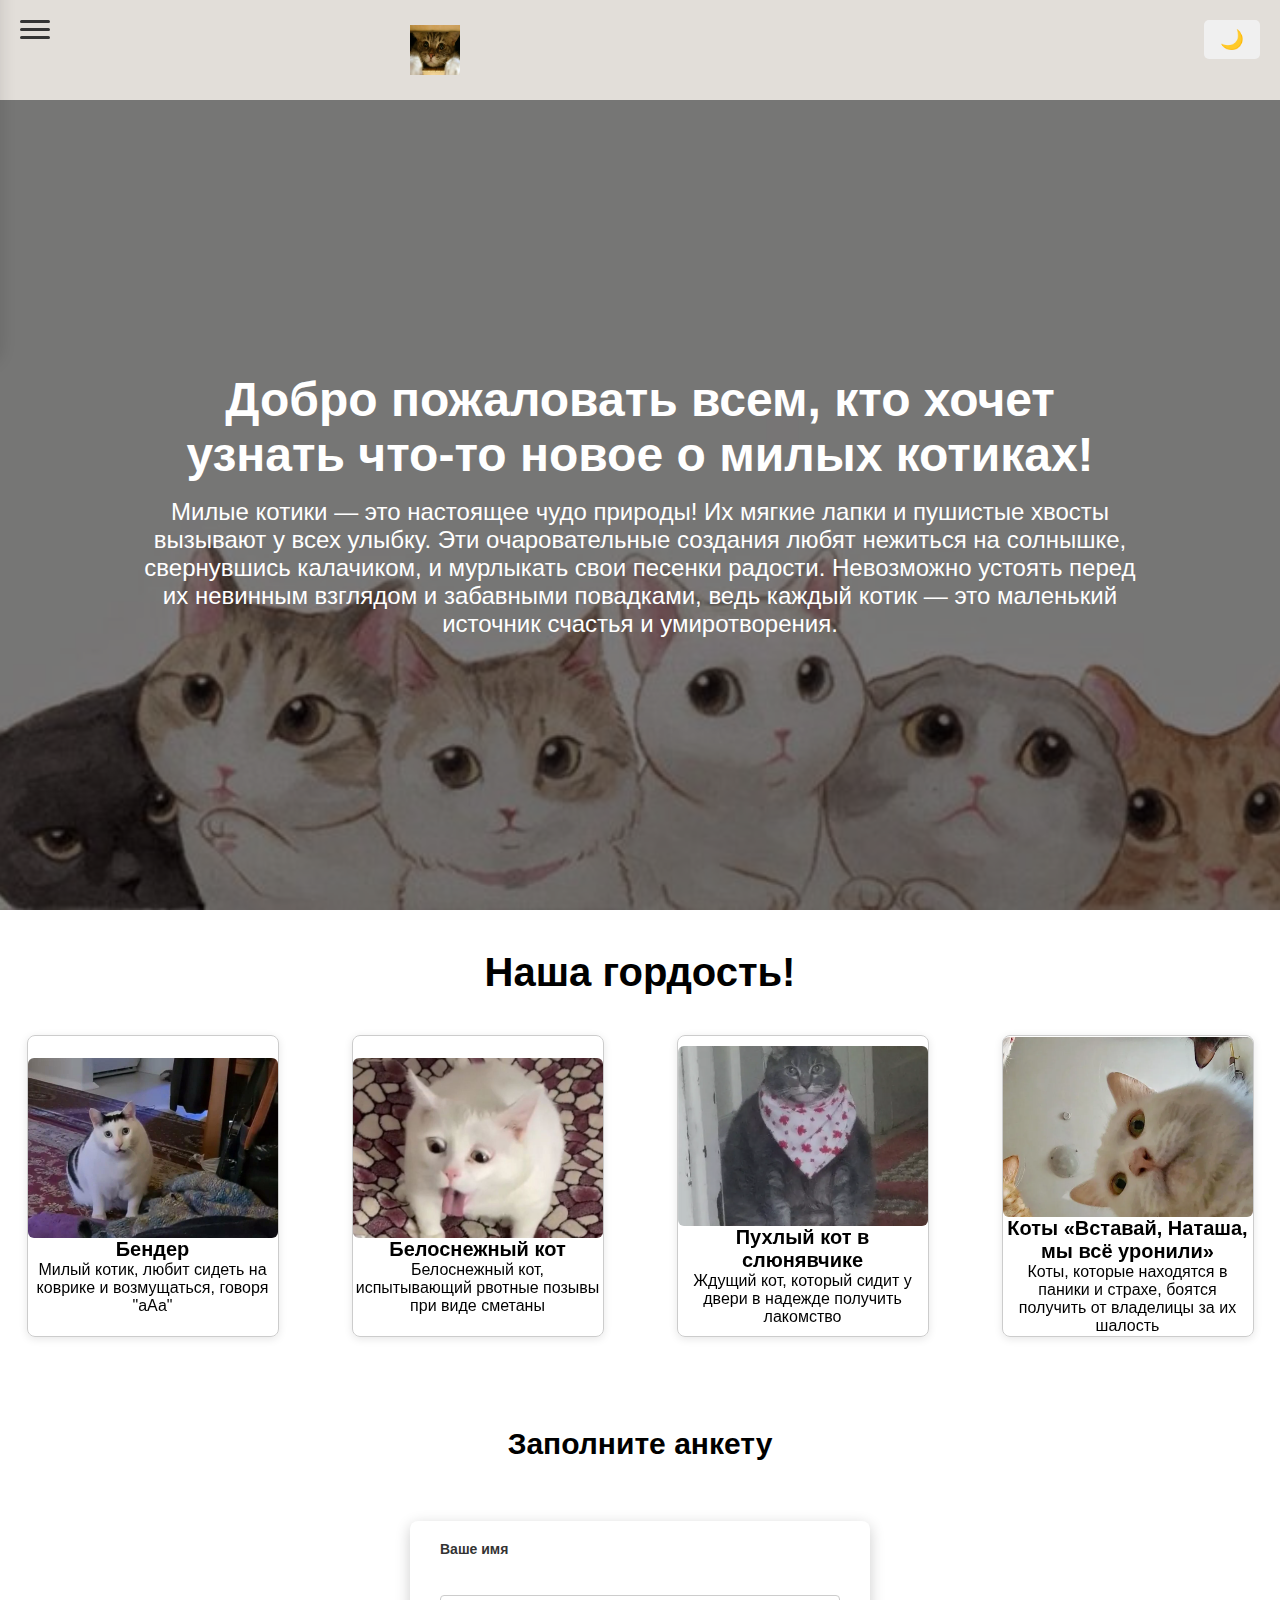
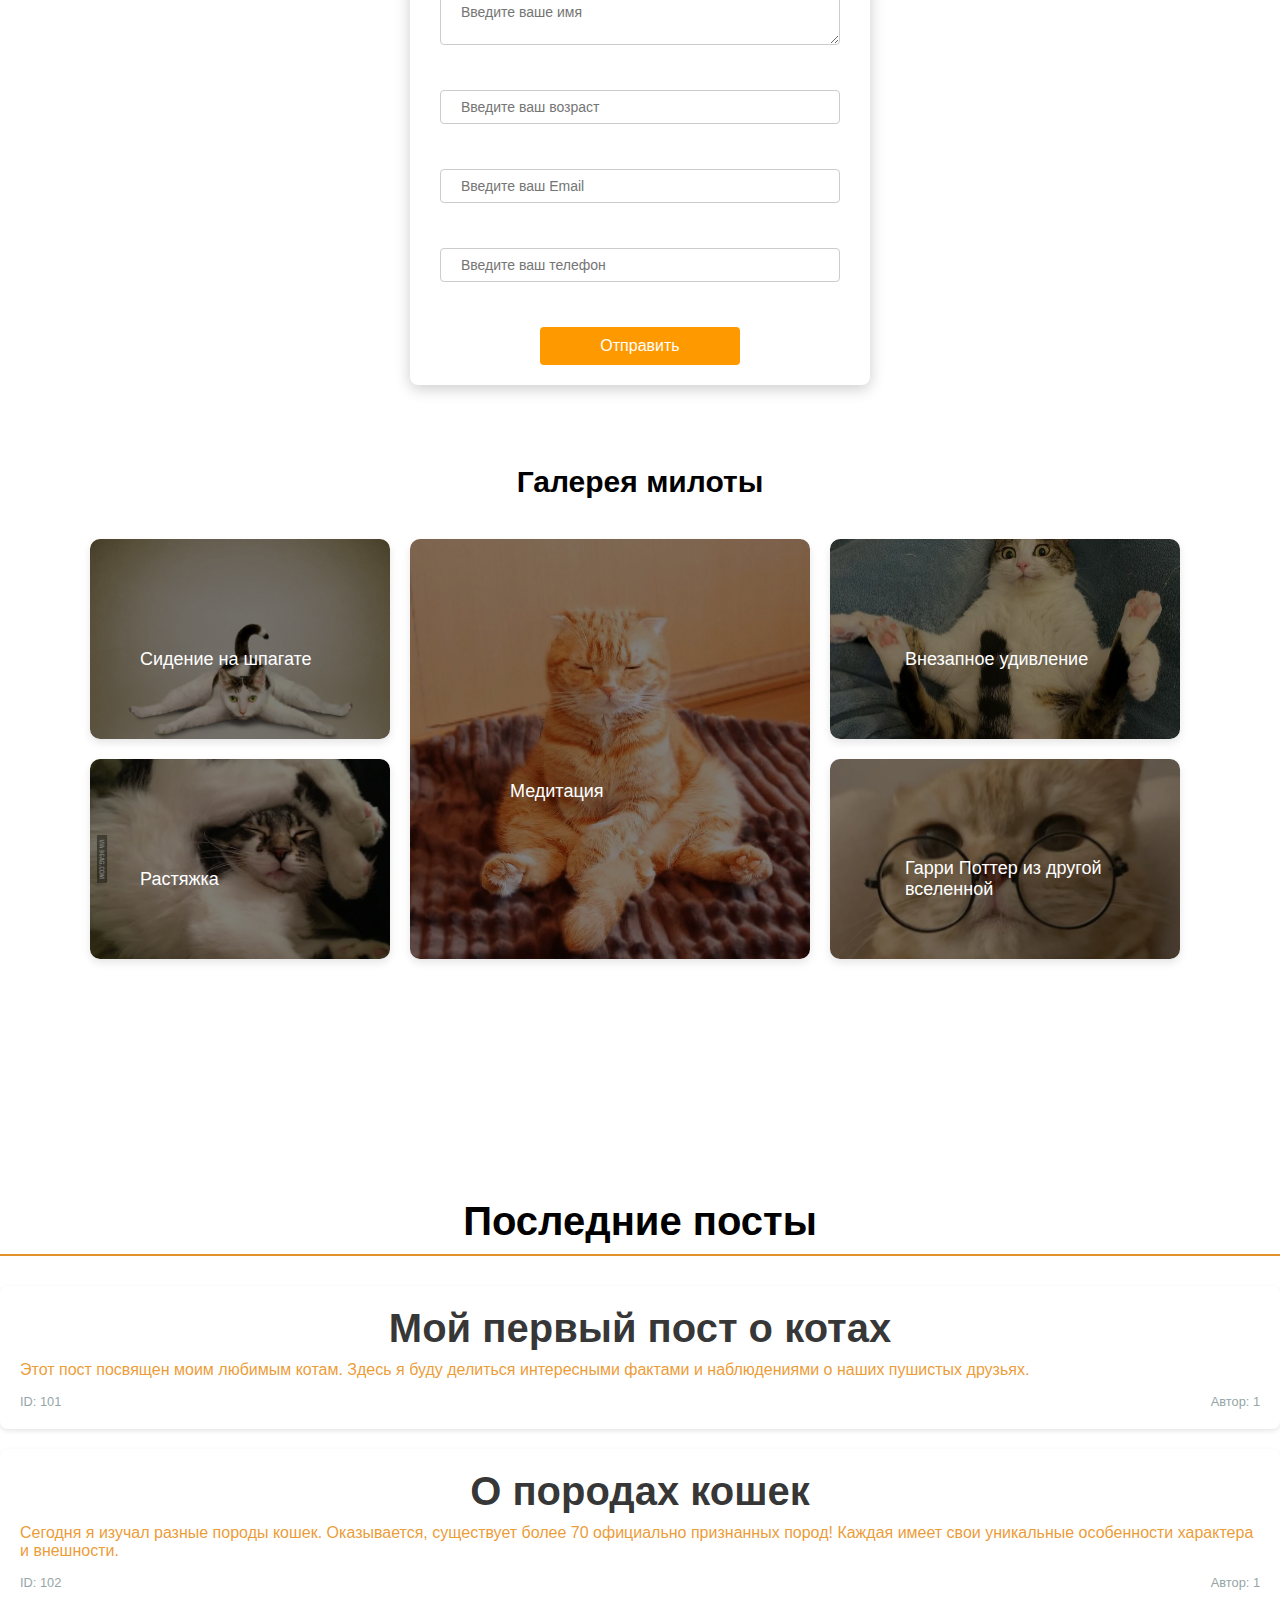
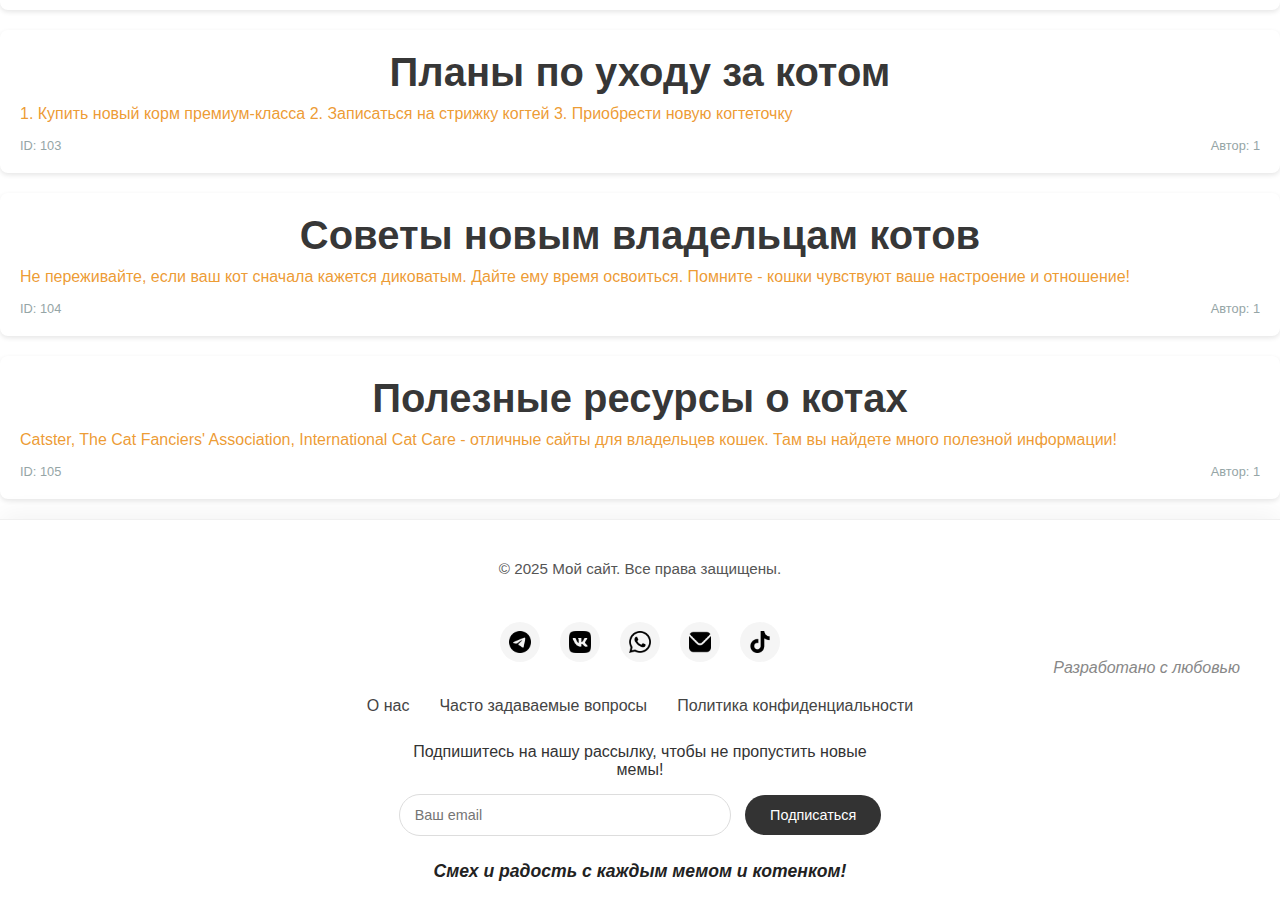
<file: index.html>
<!DOCTYPE html>
<html lang="en">

<head>
  <meta charset="UTF-8">
  <meta name="viewport" content="width=device-width, initial-scale=1.0">
  <title>Document</title>
  <link rel="stylesheet" href="./style.css">
</head>

<body>
  <header class="header">
    <img src="./images/i.webp" alt="">
    <nav role="navigation">
      <div class="menuToggle">
       <input type="checkbox" class="menuCheckbox"/>
        <span></span>
        <span></span>
        <span></span>
        <ul class="menu">
          <li>
        <a href="URL">
          <label for="menuCheckbox" onclick="this.parentNode.click();">Главная</label>
        </a>
      </li>
      <li>
        <a href="./pages/about.html">
          <label for="menuCheckbox" onclick="this.parentNode.click();">О нас</label>
        </a>
      </li>
      <li>
        <a href="./pages/contact.html">
          <label for="menuCheckbox" onclick="this.parentNode.click();">Контакты</label>
        </a>
      </li>
      <li>
        <a href="./pages/ourPets.html">
          <label for="menuCheckbox" onclick="this.parentNode.click();">Наши питомцы</label>
        </a>
      </li>
        </ul>
      </div>
    </nav>
  </header>
  <div class="cover">
    <div class="overlay"></div>
    <div class="content">
      <h1 class="content_h1">
        Добро пожаловать всем, кто хочет узнать что-то новое о милых котиках!
      </h1>
      <p class="content_p">
        Милые котики — это настоящее чудо природы! Их мягкие лапки и пушистые хвосты вызывают у всех улыбку. Эти
        очаровательные создания любят нежиться на солнышке, свернувшись калачиком, и мурлыкать свои песенки радости.
        Невозможно устоять перед их невинным взглядом и забавными повадками, ведь каждый котик — это маленький источник
        счастья и умиротворения.
      </p>
    </div>
  </div>
  <h3>
        Наша гордость!
      </h3>
  <section class="cards">
   <div class="pet-card-container">
     <div class="pet-card" id="bender">
      <div class="pet-card-front">
      <img src="./images/card1.jpg" alt="Фото Бендера" />
      <h5>Бендер</h5>
      <p1>Милый котик, любит сидеть на коврике и возмущаться, говоря "аАа"</p1>
        </div>
        <div class="pet-card-back">
         <h2>Информация о котике</h2>
      <ul>
        <li><strong>Возраст:</strong> около 2-3 лет</li>
        <li><strong>Окрас:</strong> Биколор</li>
        <li><strong>Пол:</strong> Мальчик</li>
        <li><strong>Местожительство:</strong> Австралия</li>
      </ul>
       <a href="https://vk.com/video-20857644_456240969"style="color:orange;">Посмотреть мем</a>  
     </div>
     </div>
    </div>
    <div class="pet-card-container">
    <div class="pet-card" id="the snow-white cat">
      <div class="pet-card-front">
      <img src="./images/card2.jpg" alt="Фото белоснежного кота" />
      <h5>Белоснежный кот</h5>
      <p1>Белоснежный кот, испытывающий рвотные позывы при виде сметаны</p1>
      </div>
        <div class="pet-card-back">
         <h2>Информация о котике</h2>
      <ul>
        <li><strong>Возраст:</strong> около 5-ти лет</li>
        <li><strong>Окрас:</strong> Белоснежный</li>
        <li><strong>Пол:</strong> Мальчик</li>
      </ul>
      <a href="https://rutube.ru/video/7c5ffccff1ba842f7f91bb7f38c212ae/?r=plwd"style="color:orange;">Посмотреть мем</a>
     </div>
     </div>
    </div>
     <div class="pet-card-container">
    <div class="pet-card" id="cat">
      <div class="pet-card-front">
      <img src="./images/card4.webp" alt="Фото Толстого кота в слюнявчике" />
      <h5>Пухлый кот в слюнявчике</h5>
      <p1>Ждущий кот, который сидит у двери в надежде получить лакомство</p1>
      </div>
        <div class="pet-card-back">
         <h2>Информация о котике</h2>
      <ul>
        <li><strong>Возраст:</strong> около 5-ти лет</li>
        <li><strong>Окрас:</strong> серый полосатый</li>
        <li><strong>Пол:</strong> Мальчик</li>
      </ul>
      <a href="https://sun9-72.userapi.com/s/v1/ig2/lFKnL0C4VEmm8nFVHCZyTooj-OhJ61lTGgcXCg4M8Ze2CTAbkI2F1-18sJr4kGrOPLOZ73NRE4fbA4B4S62--WoU.jpg?quality=95&blur=50,20&as=32x29,48x43,72x65,108x97,160x143,240x215,360x323,480x430,540x484,640x574,720x646,960x861&from=bu&u=wMMjcXiDYlCfd-witrJ2iXevIDWrwCjZV-KqxE151N8&cs=960x861"style="color:orange;">Посмотреть мем</a>
    </div>
    </div>
    </div>
    <div class="pet-card-container">
    <div class="pet-card" id="cats">
      <div class="pet-card-front">
      <img src="./images/card5.jpg" alt="Фото Котов" />
      <h5>Коты «Вставай, Наташа, мы всё уронили»</h5>
      <p1>Коты, которые находятся в паники и страхе, боятся получить от владелицы за их шалость</p1>
      </div>
        <div class="pet-card-back">
         <h2>Информация о котах</h2>
      <ul>
        <li><strong>Возраст:</strong> от 1-5 лет</li>
        <li><strong>Окрас:</strong> Разнообразный</li>
        <li><strong>Пол:</strong> Мальчики</li>
      </ul>
      <a href="https://i.pinimg.com/originals/67/11/d6/6711d6374bb9627f9a2d0b4ed6b0b5df.jpg"style="color:orange;">Посмотреть мем</a> 
     </div>
     </div>
    </div> 
  </section>
  <section class="form">
        <h4>Заполните анкету</h4>
    <form action="" class="form__container">
      <label for="name">
        Ваше имя
      </label>
    <textarea name="" id="name" placeholder="Введите ваше имя" required></textarea>
    <input type="number" name="age" id="age" placeholder="Введите ваш возраст" required min="0" max="100"/>
    <input type="email" id="email" placeholder="Введите ваш Email" required/>
    <input type="phone" id="phone" placeholder="Введите ваш телефон" required/>
    <div class="form__container_btn">
     <button type="submit" class="btn">Отправить</button>
    </div>
    </form>
<div id="fade" class="black-overlay"></div>
  </section>
  <div class="container">
        <h4>Галерея милоты</h4>
    <div class="grid">
       <div class="grid-item item1">
         <div class="overlay"></div>
      <img src="./images/cat1.jpg" alt="Сидение на шпагате">
      <p>Сидение на шпагате</p>
       </div>
      <div class="grid-item item2">
         <div class="overlay"></div>
       <img src="./images/cat2.webp" alt="Растяжка">
       <p>Растяжка</p>
     </div>
    <div class="grid-item item3">
       <div class="overlay"></div>
    <img src="./images/cat3.jpg" alt="Медитация">
      <p>Медитация</p>
    </div>
    <div class="grid-item item4">
       <div class="overlay"></div>
    <img src="./images/cat4.webp" alt="Внезапное удивление">
      <p>Внезапное удивление</p>
   </div>
   <div class="grid-item item5">
     <div class="overlay"></div>
    <img src="./images/cat5.webp" alt="Гарри Поттер из другой вселенной">
      <p>Гарри Поттер из другой вселенной</p>
    </div>
   </div>
    </div>
    <script src="./index.js"></script>
    <title>Переключение темы</title>
  <link rel="stylesheet" href="style.css" />
  <button id="theme-toggle"></button>  
    <script src="./class.js"></script>
    <h6>Последние посты</h6>
    <div id="posts-container">
        <div class="loading">Загрузка постов...</div>
    </div>
   <script> window.addEventListener('DOMContentLoaded', loadPosts);</script>
   <footer>
    <div class="footer-content">
    <p>© 2025 Мой сайт. Все права защищены.</p>
    <div class="social-icons">
        <a href="https://t.me/MiraMorim" target="_blank">
            <img src="images/telegram.png">
        </a>
        <a href="https://vk.com/@id611659084" target="_blank">
            <img src="images/vk.png">
        </a>
        <a href="https://wa.me/89026077442" target="_blank">
            <img src="images/whatsapp.png">
        </a>
        <a href="mailto:kakurina10@bk.ru">
            <img src="images/envelope.png">
        </a>
        <a href="https://www.tiktok.com/@_who_am_i_546" target="_blank">
                <img src="images/tik-tok.png" alt="TikTok">
            </a>
    </div>
     <p class="right">Разработано с любовью</p>
</div>
<div class="footer-links">
    <a href="about">О нас</a>
    <a href="faq">Часто задаваемые вопросы</a>
    <a href="privacy">Политика конфиденциальности</a>
 </div>
  <div class="newsletter">
    <p>Подпишитесь на нашу рассылку, чтобы не пропустить новые мемы!</p>
    <input type="email" placeholder="Ваш email">
    <button>Подписаться</button>
 </div>
   <p class="slogan">Смех и радость с каждым мемом и котенком!</p>
    </div>
</footer>
</body>
</html>
</file>
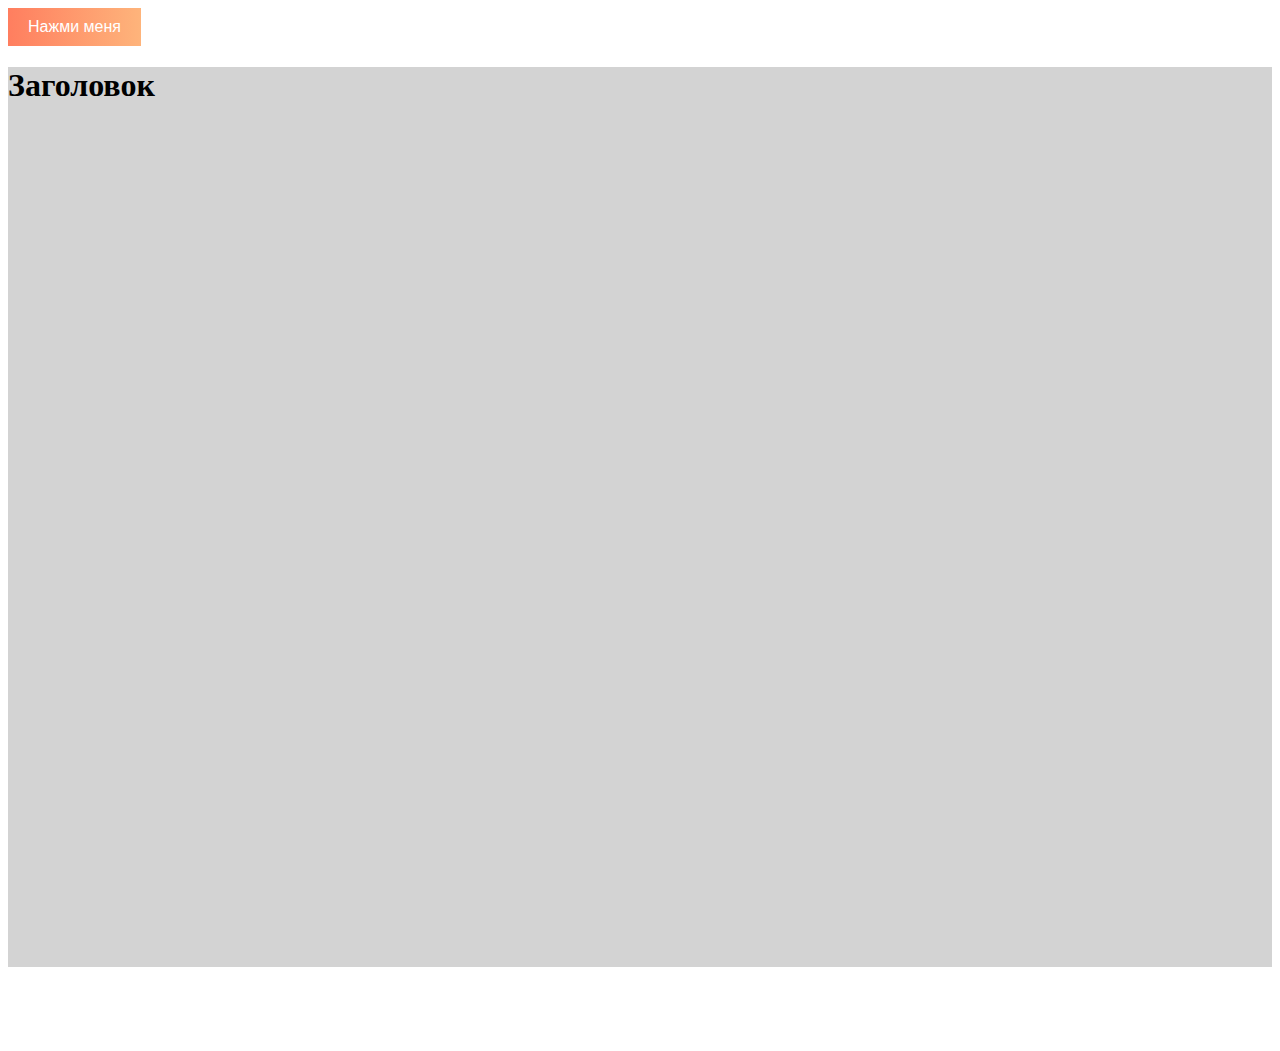
<file: Test.HTML>
<!DOCTYPE html>
<html lang="en">
<head>
    <meta charset="UTF-8">
    <meta name="viewport" content="width=device-width, initial-scale=1.0">
    <title>Document</title>
    <link rel="stylesheet" href="Test.CSS">
</head>
<body>
    <button class="fansiw-btn">
    Нажми меня
    </button>
    <div style = "height: 100vh; background: lightgray;">
     <h1>Заголовок</h1>
    </div>
    <div class="box hidden">
   Мир стал бы гораздо добрее, если бы все люди хоть немного походили на котиков: мурчали от удовольствия, грелись на солнышке и беззастенчиво требовали любви. А пёсики напоминают нам, что счастье - это простая штука: прогулка, вкусняшка и любимый человек рядом. Животные не умеют врать, притворяться или держать обиду - они просто дарят нам свою преданность каждый день. Может, стоит поучиться у них?
    </div>
    <script src="Test.JS">
    </script>
</body>
</html>
</file>
<file: style.css>
*{
  margin: 0;
  padding: 0;
  font-family: Arial, Helvetica, sans-serif;
}

img {
    width: 50px;
    height: 50px;
}

.header {
    display: flex;
    justify-content: space-evenly;
    align-items: center;
    background-color: rgba(196, 187, 177, 0.488);
    height: 100px;
}

.nav {
    display: flex;
    gap: 30px;
}

.nav a {
    color: rgb(222, 102, 33);
    text-decoration: font-weight;
    font-size: 20px;
    display: inline-block;
 }


 .cover {
    position: relative;
    background-image: url("./images/cover.jpg");
    background-size: cover;
    background-position: center;
    height: 90vh;
    display: flex;
    align-items: center;
    justify-content: center;
 }

 .overlay {
    position: absolute;
    top: 0;
    left: 0;
    height: 100%;
    width: 100%;
    background: rgba(0, 0, 0, 0.5);
    z-index: 1;
 }

 .content {
    position: relative;
    z-index: 2;
    text-align: center;
    padding: 0 20px;
    color: white; 
    font-family: Arial, Helvetica, sans-serif;
    width: 1000px;
  }
  .content h1 {
    font-size: 3rem;
    margin-bottom: 1rem;
  }
  .content p {
    font-size: 1.5rem;
  }
      .cards {
      display: flex;
      justify-content: space-around;
      gap: 20px;
      flex-wrap: wrap;
      margin-top: 20px;
    }

    .pet-card-container {
      perspective: 1000px;
    }

    .pet-card {
      width: 250px;
      height: 300px;
      position: relative;
      transform-style: preserve-3d;
      transition: transform 0\.6s;
      border: 1px solid #ccc;
      border-radius: 8px;
      box-shadow: 0 2px 8px rgba(0,0,0,0.1);
      font-family: Arial, sans-serif;   
}

    .pet-card:hover {
      transform: rotateY(180deg);
    }

    .pet-card-front, .pet-card-back {
      position: absolute;
      width: 100%;
      height: 100%;
      backface-visibility: hidden;
      border-radius: 8px;
    }

    .pet-card-front {
      display: flex;
      flex-direction: column;
      align-items: center;
      justify-content: center;
      text-align: center;
    }

    .pet-card-back {
      background-color: #f9f9f9;
      color: #333;
      transform: rotateY(180deg);
      padding: 15px;
      display: flex;
      flex-direction: column;
      align-items: center;
      justify-content: center;
      text-align: center;
    }

    .pet-card img {
      width: 100%;
      border-radius: 6px;
      object-fit: cover;
      height: 180px;
    }

    .pet-card h2 {
      margin: 10px 0 8px;
      font-size: 1.4em;
      color: #333;
    }

    .pet-card p {
      font-size: 1em;
      color: #555;
      margin: 0 0 12px;
    }

    .pet-card ul {
      list-style: none;
      padding: 0;
      margin: 0;
      color: #444;
      font-size: 0.9em;
    }

    .pet-card ul li {
      margin-bottom: 5px;
    }
   h3 {
     margin-top: 40px;
     margin-bottom: 40px;
     font-size: 40px;
     text-align: center;
     font-family: Arial;
     }  
     h4 {
     margin-top: 40px;
     margin-bottom: 40px;
     font-size: 30px;
     text-align: center;
     font-family: Arial;
     }  
     h5 {
     font-size: 20px;
     text-align: center;
     font-family: Arial;
     }  
     h2 {
      font-family: Arial;
     }
     .modal-overlay {
      position: fixed;
      top: 0;
      left: 0;
      width: 100%;
      height: 100%;
      background: rgba(0,0,0,0.5);
      display: flex;
      align-items: center;
      justify-content: center;
      z-index: 1000;
    }
    .form__container {
      background: white;
      padding: 20px 30px;
      border-radius: 8px;
      max-width: 400px;
      width: 90%;
      box-shadow: 0 4px 15px rgba(0,0,0,0.2);
      font-family: Arial, sans-serif;
      gap: 30px;
      display: flex;
      flex-direction: column;
    }
    .form__container label {
      display: block;
      margin-bottom: 8px;
      font-weight: bold;
      font-size: 14px;
      color: #333;
    }
    .form__container input,
    .form__container textarea {
      width: 100%;
      padding: 8px 20px;
      margin-bottom: 15px;
      border: 1px solid #ccc;
      border-radius: 4px;
      font-size: 14px;
      font-family: inherit;
      box-sizing: border-box;
      transition: border-color 0.3s;
    }
    .form__container input:focus,
    .form__container textarea:focus {
      border-color: #fda313;
      outline: none;
    }
    .form__container button {
      width: 50%;
      padding: 10px;
      background-color: #ff9900;
      border: none;
      color: white;
      font-size: 16px;
      border-radius: 4px;
      cursor: pointer;
      transition: background-color 0.3s;
    }
    .form__container button:hover {
      background-color: #d27001;
    }
    .form {
      display: flex;
      align-items: center;
      justify-content: center;
      flex-direction: column;
      margin-top: 50px;
      gap: 20px;
    }
    .form__container_btn {
      display: flex;
      align-items: center;
      justify-content: center;
    }

    .grid {
    display: grid;
    grid-template-columns: 300px 400px 350px;
    grid-template-rows: repeat(3, 200px);
    gap: 20px;
      }

    .grid div {
      border: 0px;
      justify-items: center; 
      align-items: center;
     
    }

    .container {
      max-width: 1100px;
      margin: 0 auto;
      padding: 20px;
    }

    h2 {
      margin-bottom: 20px;
      color: rgb(0, 0, 0)
      }

    .grid-item {
    position: relative;
    overflow: hidden;
    border-radius: 10px;
    box-shadow: 0 4px 8px rgba(0,0,0,0.1);
    }

    .item1 {
    grid-column: 1/2;
    grid-row: 1/2;
    }

    .item2 {
    grid-column: 1/2;
    grid-row: 2/3;
}

   .item3 {
    grid-column: 2/3;
    grid-row: 1/3;
   }

    .item4 {
    grid-column: 3/4;
    grid-row: 1/2;
}   
   .item5 {
    grid-column: 3/4;
    grid-row: 2/3;
}
    
    .grid-item img {
    width: 100%;
    height: 100%;
    object-fit: cover;
    display: block;
    border-radius: 10px;
}
    

  .grid div {
    border: 0px;
    justify-items: center; 
    align-items: center;
    }
    
  .grid-item p {
   position: absolute;
   top: 60%;
   left: 50%;
   transform: translate(-50%, -50%);
   margin: 0;
   padding: 5px 10px;
   font-size: 18px;
   color: rgb(255, 255, 255);
   border-radius: 5px;
   z-index: 2;
   width: 200px;
}

body.dark {
  background-color: #121212;
  color: #ffffff;
}


#theme-toggle {
  font-size: 1.2rem;
  padding: 0.5rem 1rem;
  cursor: pointer;
  border: none;
  background: #f0f0f0;
  color: #000;
  border-radius: 5px;
  position: fixed;
  top: 20px;
  right: 20px;
  z-index: 1000;
  transition: background 0.3s ease, color 0.3s ease;
}

body.dark #theme-toggle {
  background: #333;
  color: #fff;
}

#theme-toggle span {
  display: inline-block;
  transition: opacity 0.3s ease;
  position: relative;
}

.fade-out {
  opacity: 0;
  transform: translateY(-10px);
}

.fade-in {
  opacity: 1;
  transform: translateY(0);
}

 h6 {
   color: black, white;
   text-align: center;
   margin-bottom: 30px;
   border-bottom: 2px solid #e2922b;
   padding-bottom: 10px;
   font-size: 40px;
   font-family: Arial;
    }
        
        .create-post-btn {
            display: block;
            width: 200px;
            background-color: #e7a128;
            color: white;
            text-align: center;
            padding: 10px;
            margin: 0 auto 30px;
            border-radius: 5px;
            text-decoration: none;
            font-weight: bold;
            transition: background-color 0.3s;
        }
    .create-post-btn:hover {
            background-color: #db8f1d;
        }
        
        .post {
            background: white;
            margin-bottom: 20px;
            padding: 20px;
            border-radius: 8px;
            box-shadow: 0 2px 5px rgba(0,0,0,0.1);
            transition: transform 0.3s, box-shadow 0.3s;
        }
        
        .post:hover {
            transform: translateY(-3px);
            box-shadow: 0 5px 15px rgba(0,0,0,0.1);
        }
        .post h3 {
            color: #000000cb;
            margin-top: 0;
            margin-bottom: 10px;
        }
        
        .post p {
            color: #e98707d6;
            margin-bottom: 15px;
        }
        
        .post-meta {
            font-size: 0.8em;
            color: #95a5a6;
            display: flex;
            justify-content: space-between;
        }
        .loading {
            text-align: center;
            font-style: italic;
            color: #7f8c8d;
            padding: 20px;
        }
        
        .error {
            color: #e27e20;
            text-align: center;
            padding: 20px;
        }

 footer {
    background-color: #ffffff;
    padding: 40px 20px;
    font-family: 'Segoe UI', Tahoma, Geneva, Verdana, sans-serif;
    box-shadow: 0 -5px 25px rgba(0, 0, 0, 0.05);
    border-top: 1px solid #f0f0f0;
}

.footer-content {
    max-width: 1200px;
    margin: 0 auto;
    display: flex;
    flex-direction: column;
    gap: 30px;
    position: relative; 
}

.footer-content p:first-child {
    color: #555555;
    font-size: 0.95rem;
    text-align: center; 
}

.footer-content p.right {
    color: #888888;
    font-style: italic;
    position: absolute;
    right: 0;
    bottom: 0;
    margin: 0;
}

.social-icons {
    display: flex;
    justify-content: center;
    gap: 20px;
    margin: 15px 0;
}

.social-icons a {
    display: flex;
    align-items: center;
    justify-content: center;
    width: 40px;
    height: 40px;
    background-color: #f5f5f5;
    border-radius: 50%;
    transition: all 0.3s ease;
}

.social-icons a:hover {
    background-color: #e0e0e0;
    transform: translateY(-3px);
}

.social-icons img {
    width: 22px;
    height: 22px;
    filter: brightness(0.8);
}

.footer-links {
    display: flex;
    justify-content: center;
    flex-wrap: wrap;
    gap: 15px 30px;
    margin: 20px 0;
}

.footer-links a {
    color: #444444;
    text-decoration: none;
    font-weight: 500;
    transition: all 0.2s ease;
    position: relative;
    padding-bottom: 3px;
}

.footer-links a:hover {
    color: #000000;
}

.footer-links a::after {
    content: '';
    position: absolute;
    bottom: 0;
    left: 0;
    width: 0;
    height: 1px;
    background-color: #000000;
    transition: width 0.3s ease;
}

.footer-links a:hover::after {
    width: 100%;
}

.newsletter {
    text-align: center;
    margin: 25px auto;
    max-width: 500px;
}

.newsletter p {
    color: #333333;
    margin-bottom: 15px;
    font-size: 1rem;
}

.newsletter input {
    padding: 12px 15px;
    width: 60%;
    max-width: 300px;
    border: 1px solid #dddddd;
    border-radius: 30px;
    font-size: 0.9rem;
    margin-right: 10px;
    outline: none;
    transition: border-color 0.3s;
}

.newsletter input:focus {
    border-color: #aaaaaa;
}

.newsletter button {
    padding: 12px 25px;
    background-color: #333333;
    color: white;
    border: none;
    border-radius: 30px;
    cursor: pointer;
    font-size: 0.9rem;
    transition: all 0.3s ease;
}

.newsletter button:hover {
    background-color: #000000;
    transform: translateY(-2px);
}

.slogan {
    text-align: center;
    color: #222222;
    font-weight: 600;
    font-size: 1.1rem;
    margin-top: 20px;
    font-style: italic;
}

  @media (max-width: 768px) {
    .nav {
      display: none;
    }

    .content_h1 {
     font-size: 20px;
   }

   .content_p {
    font-size: 12px;
   }
  }

  .menuToggle {
  display: block;
  position: fixed;
  top: 20px;
  left: 20px;
  z-index: 1000;
  -webkit-user-select: none;
  user-select: none;
}

.menuToggle a {
  text-decoration: none;
  color: #ededed;
  transition: color 0.3s ease;
}

.menuToggle a:hover {
  color: #f77f1c;
}

.menuToggle input {
  display: block;
  width: 40px;
  height: 32px;
  position: absolute;
  top: -7px;
  left: -5px;
  cursor: pointer;
  opacity: 0;
  z-index: 2;
  -webkit-touch-callout: none;
}

.menuToggle span {
  display: block;
  width: 30px;
  height: 3px;
  margin-bottom: 5px;
  position: relative;
  background: #333;
  border-radius: 3px;
  z-index: 1;
  transform-origin: 4px 0px;
  transition: transform 0.3s cubic-bezier(0.77,0.2,0.05,1.0),
              background 0.3s cubic-bezier(0.77,0.2,0.05,1.0),
              opacity 0.3s ease;
}

.menu {
  position: absolute;
  width: 280px;
  max-height: 100vh;
  margin: -100px 0 0 -20px;
  padding: 50px;
  padding-top: 125px;
  box-sizing: border-box;
  overflow-y: auto;
  background: rgba(35, 35, 35, 0.95);
  list-style-type: none;
  -webkit-font-smoothing: antialiased;
  border-radius: 0 20px 20px 0;
  box-shadow: 2px 0 15px rgba(0, 0, 0, 0.1);
  transform-origin: 0% 0%;
  transform: translate(-100%, 0);
  transition: transform 0.4s cubic-bezier(0.77,0.2,0.05,1.0);
}

.menu li {
  padding: 12px 0;
  font-size: 18px;
  border-bottom: 1px solid rgba(255, 255, 255, 0.1);
}

.menu li:last-child {
  border-bottom: none;
}

.menu li label {
  cursor: pointer;
  display: block;
  padding: 8px 15px;
  border-radius: 8px;
  transition: all 0.3s ease;
}

.menu li label:hover {
  background: rgba(255, 255, 255, 0.1);
  transform: translateX(5px);
}

.menuToggle input:checked ~ span {
  opacity: 1;
  transform: rotate(45deg) translate(-2px, -1px);
  background: #fff;
}

.menuToggle input:checked ~ span:nth-last-child(3) {
  opacity: 0;
  transform: rotate(0deg) scale(0.2, 0.2);
}

.menuToggle input:checked ~ span:nth-last-child(2) {
  transform: rotate(-45deg) translate(0, -1px);
}

.menuToggle input:checked ~ ul {
  transform: none;
}

.about-cover {
  min-height: 40vh;
}

.about-content {
  max-width: 1000px;
  margin: 0 auto;
  padding: 50px 20px;
}

.about-content h2 {
  text-align: center;
  color: #ff7b00;
  margin-bottom: 35px;
  font-size: 2.4rem;
  font-weight: 600;
  position: relative;
}

.about-content h2::after {
  content: '';
  position: absolute;
  bottom: -10px;
  left: 50%;
  transform: translateX(-50%);
  width: 50px;
  height: 3px;
  background: #ff7b00;
  border-radius: 2px;
}

.about-text {
  margin-bottom: 55px;
  line-height: 1.8;
  font-size: 1.1rem;
  padding: 25px;
  background: #fffaf0;
  border-radius: 12px;
  border-left: 4px solid #ff7b00;
  box-shadow: 0 5px 15px rgba(255,123,0,0.1);
}

.team-section {
  margin: 60px 0;
  width: 100%;
}

.team-members {
  display: grid;
  grid-template-columns: repeat(2, 1fr); 
  gap: 45px;
  margin-top: 35px;
  max-width: 800px;
  margin-left: auto;
  margin-right: auto;
}

.team-member {
  text-align: center;
  background: linear-gradient(135deg, #ffffff 0%, #f9f9f9 100%);
  padding: 30px;
  border-radius: 18px;
  box-shadow: 0 8px 25px rgba(0,0,0,0.12);
  transition: all 0.3s ease;
  border: 1px solid rgba(255,123,0,0.1);
}

.member-photo {
  width: 120px;
  height: 120px;
  border-radius: 50%;
  object-fit: cover;
  margin: 0 auto 15px;
  display: block;
  border: 3px solid #ff7b00;
}

.team-member:hover {
  transform: translateY(-5px);
}

.pets-cover {
  min-height: 50vh;
}

.pets-content {
  max-width: 1200px;
  margin: 0 auto;
  padding: 50px 20px;
}

.pets-content h2 {
  text-align: center;
  color: #ff7b00;
  margin-bottom: 40px;
  font-size: 2.4rem;
  font-weight: 600;
}

.pets-filter {
  display: flex;
  justify-content: center;
  gap: 15px;
  margin-bottom: 40px;
  flex-wrap: wrap;
}

.filter-btn {
  padding: 12px 25px;
  border: 2px solid #ff7b00;
  background: white;
  color: #ff7b00;
  border-radius: 25px;
  cursor: pointer;
  transition: all 0.3s ease;
  font-weight: 500;
}

.filter-btn:hover,
.filter-btn.active {
  background: #ff7b00;
  color: white;
  transform: translateY(-2px);
}

.pets-gallery {
  display: grid;
  grid-template-columns: repeat(auto-fit, minmax(280px, 1fr));
  gap: 30px;
  margin-top: 30px;
}

.pet-item {
  background: white;
  border-radius: 20px;
  overflow: hidden;
  box-shadow: 0 10px 30px rgba(0,0,0,0.1);
  transition: transform 0.3s ease;
}

.pet-item:hover {
  transform: translateY(-10px);
}

.pet-image {
  position: relative;
  height: 250px; 
  overflow: hidden; 
}

.pet-image img {
  width: 100%;
  height: 100%;
  object-fit: cover; 
  transition: transform 0.3s ease;
}

.pet-item:hover .pet-image img {
  transform: scale(1.1);
}

.pet-overlay {
  position: absolute;
  top: 0;
  left: 0;
  right: 0;
  bottom: 0;
  background: rgba(255,123,0,0.9);
  display: flex;
  align-items: center;
  justify-content: center;
  opacity: 0;
  transition: opacity 0.3s ease;
}

.pet-item:hover .pet-overlay {
  opacity: 1;
}

.pet-status {
  color: white;
  font-size: 1.2rem;
  font-weight: 600;
  text-align: center;
  padding: 10px 20px;
  background: rgba(0,0,0,0.7);
  border-radius: 20px;
}

.pet-info {
  padding: 20px;
  text-align: center;
}

.pet-info h3 {
  color: #333;
  margin-bottom: 10px;
  font-size: 1.4rem;
}

.pet-info p {
  color: #666;
  margin-bottom: 10px;
}

.pet-age {
  color: #ff7b00;
  font-weight: 600;
  background: #fffaf0;
  padding: 5px 15px;
  border-radius: 15px;
  font-size: 0.9rem;
  display: inline-block;
  margin-bottom: 10px;
}

.pet-features {
  margin-top: 15px;
}

.pet-features span {
  display: inline-block;
  background: #f0f0f0;
  color: #666;
  padding: 4px 10px;
  border-radius: 12px;
  font-size: 0.8rem;
  margin: 3px;
}

.adoption-info {
  background: #fffaf0;
  padding: 60px 20px;
  text-align: center;
}

.adoption-content {
  max-width: 800px;
  margin: 0 auto;
}

.adoption-content h2 {
  color: #ff7b00;
  margin-bottom: 20px;
}

.adoption-content p {
  color: #666;
  line-height: 1.6;
  margin-bottom: 30px;
  font-size: 1.1rem;
}

.adoption-btn {
  display: inline-block;
  padding: 15px 30px;
  background: #ff7b00;
  color: white;
  text-decoration: none;
  border-radius: 25px;
  font-weight: 600;
  transition: all 0.3s ease;
}

.adoption-btn:hover {
  background: #ff9d00;
  transform: translateY(-2px);
}
</file>
<file: Test.CSS>
.fansiw-btn {
    padding: 10px 20px;
    background: linear-gradient(to right, #ff7e5f, #feb47b);
    border: none;
    color: white;
    font-size: 16px;
    transition: transform 0.3s ease, box-shadow 0.3s;
}

.fansiw-btn:hover {
    transform: scale(1.1);
    box-shadow: 0 5px 15px rgba(0,0,0,0.2);
}

.box {
    transition: all 0.5s ease;
}

.hidden {
    opacity: 0;
    transform: translateY(30px);
}

.show {
    opacity: 1;
    transform: translateY(0);
}
</file>
